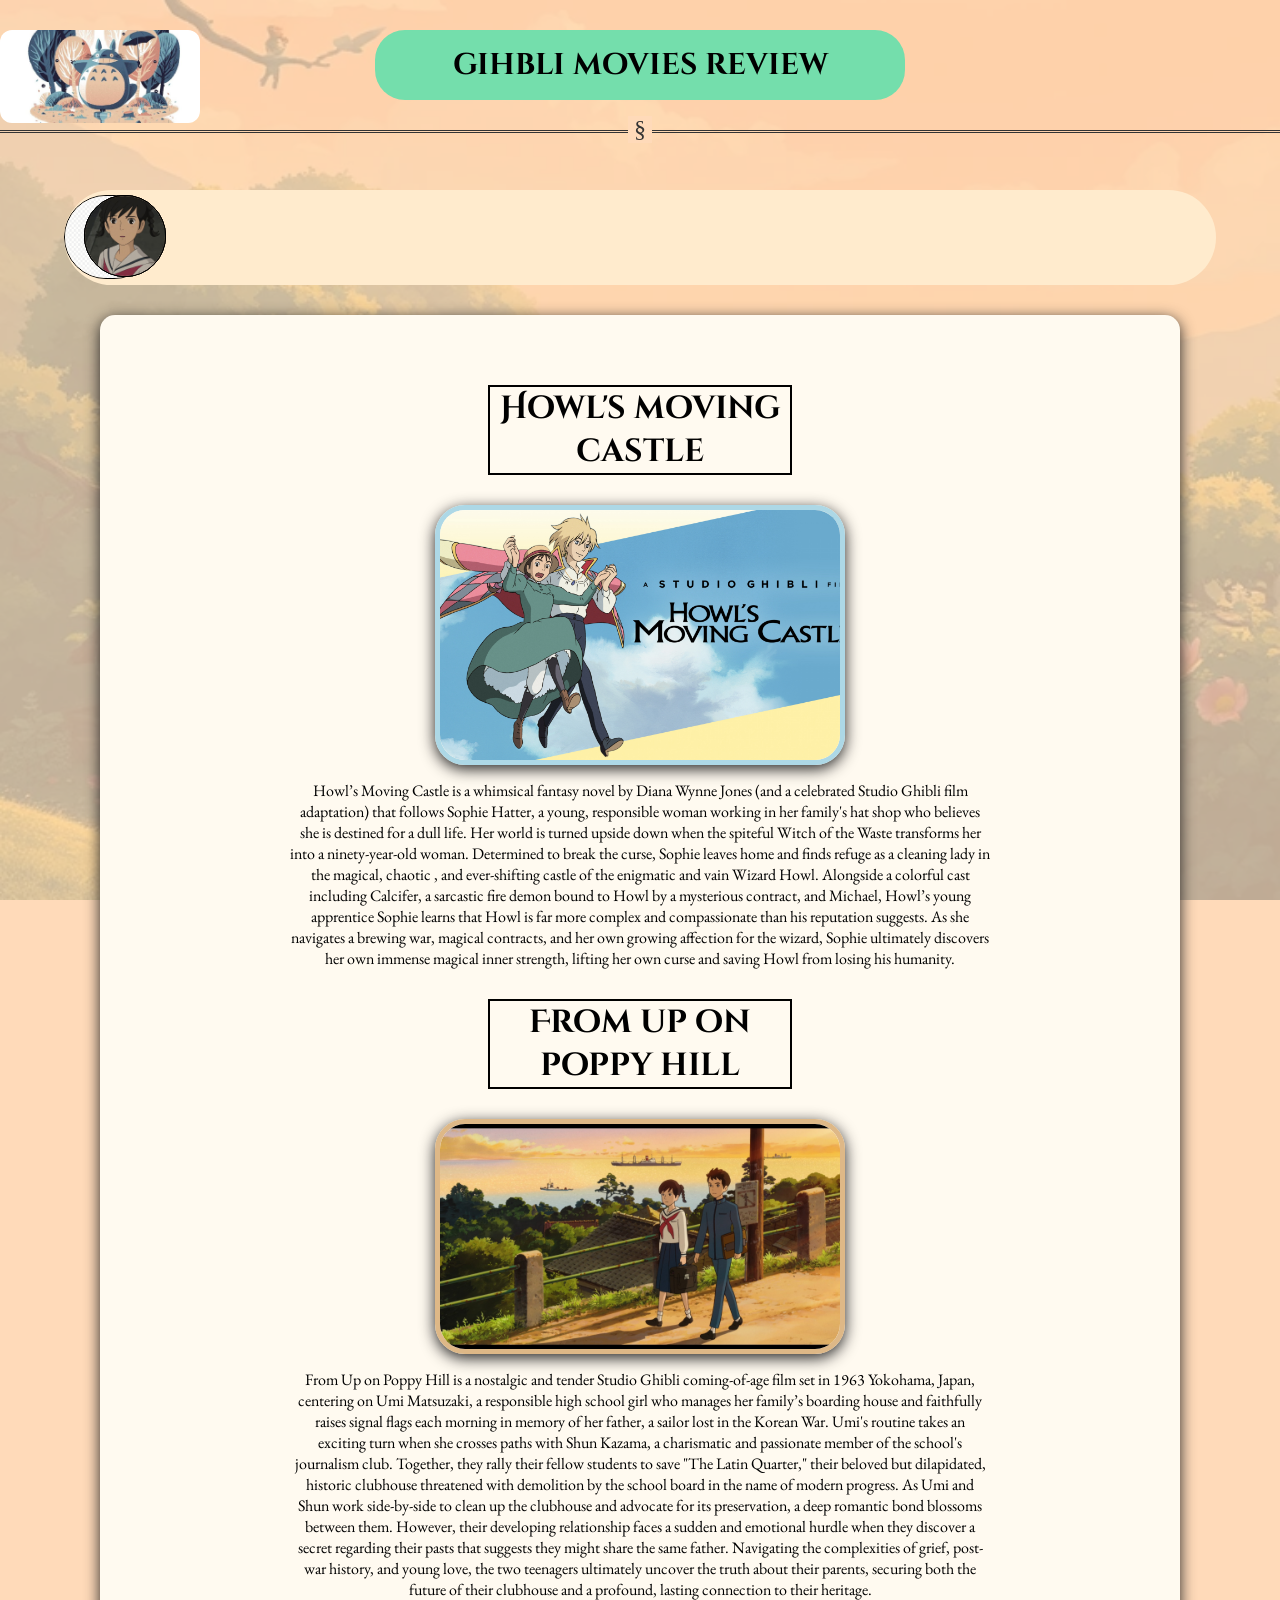
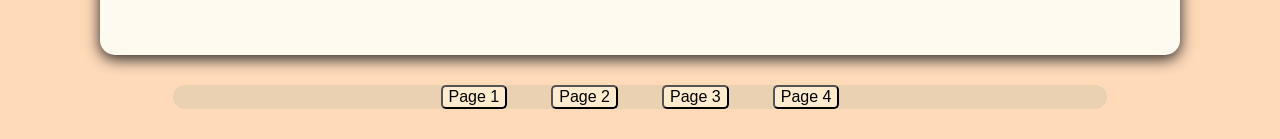
<file: index.html>
<!DOCTYPE>

<html>


<head>
    <link rel="stylesheet" href="myst.css">
<title >gibli library </title>
<link rel="preconnect" href="https://fonts.googleapis.com">
    <link rel="preconnect" href="https://fonts.gstatic.com" crossorigin>
    <link href="https://fonts.googleapis.com/css2?family=Cinzel+Decorative&family=EB+Garamond:ital,wght@0,400..700;1,400..700&display=swap" rel="stylesheet">
</head>


<body>
    <div class="logo">
    <img src="pictures/logos.jpg" width="400px" alt="this is a logo of gibli studio">
    </div>
    
    <div id="header_title">
<header >

<h1> gihbli movies review </h1>


</header>
</div>

<hr>


<div class="image_animation">
    <a href="giblipg2.html">
    <img src="pictures/cute.jpg" class="cute_animation" alt="a small pic of todora">
    </a>
    <a href="index.html">
    <img src="pictures/howlimage.jpg" class="cute_animation_chart1" alt="a small pic of howl">
    </a>
    <a href="giblipg2.html">
    <img src="pictures/poimage.jpg" class="cute_animation_chart2" alt="a small pic of ponyo">
    </a>
     <a href="giblipg4.html">
    <img src="pictures/rosso.jpg" class="cute_animation_chart3" alt="a small pic of porco rossa">
    </a>
     <a href="index.html">
    <img src="pictures/poooo.jpg" class="cute_animation_chart4" alt="a small pic of poppy hill charecter">
   </a>



</div>
<div class="page_container">
<main>

<div class="first_movie">

    <h1>Howl's moving castle</h1>

    <img src="pictures/howl_moving_caslte_pic.jpg" width="300" alt="this is a picture of howl moving caslte promo cover">

    <p>Howl’s Moving Castle is a whimsical fantasy novel by Diana Wynne
        Jones (and a celebrated Studio Ghibli film adaptation) that follows
        Sophie Hatter, a young, responsible woman working in her family's 
        hat shop who believes she is destined for a dull life. Her world is 
        turned upside down when the spiteful Witch of the Waste transforms her
        into a ninety-year-old woman. Determined to break the curse, Sophie 
        leaves home and finds refuge as a cleaning lady in the magical, chaotic
        , and ever-shifting castle of the enigmatic and vain Wizard Howl. Alongside 
        a colorful cast including Calcifer, a sarcastic fire demon bound to Howl by 
        a mysterious contract, and Michael, Howl’s young apprentice Sophie learns that Howl is far
        more complex and compassionate than his reputation suggests. As she navigates a brewing war,
        magical contracts, and her own growing affection for the wizard, Sophie ultimately discovers
        her own immense magical inner strength, lifting her own curse and saving Howl from losing his humanity.</p>


</div>

<div class="first_movie">

    <h1>From up on poppy hill</h1>

    <img id="second" src="pictures/upfrompoppy.jpg" width="300" alt="this is a picture of up from poppys hill cover">

    <p>From Up on Poppy Hill is a nostalgic and tender Studio Ghibli coming-of-age film set in 1963 Yokohama, Japan,
     centering on Umi Matsuzaki, a responsible high school girl who manages her family’s boarding house and faithfully 
     raises signal flags each morning in memory of her father, a sailor lost in the Korean War. Umi's routine takes an 
     exciting turn when she crosses paths with Shun Kazama, a charismatic and passionate member of the school's journalism club.
     Together, they rally their fellow students to save "The Latin Quarter," their beloved but dilapidated, historic clubhouse 
     threatened with demolition by the school board in the name of modern progress. As Umi and Shun work side-by-side to clean up
     the clubhouse and advocate for its preservation, a deep romantic bond blossoms between them. However, their developing relationship
     faces a sudden and emotional hurdle when they discover a secret regarding their pasts that suggests they might share the same father.
     Navigating the complexities of grief, post-war history, and young love, the two teenagers ultimately uncover the truth about their
     parents, securing both the future of their clubhouse and a profound, lasting connection to their heritage.</p>


</div>


</main>




</div>
<footer>
    <div id="buttons">

  <a href="index.html">
<button id="pg1">Page 1</button>
</a>
<a href="giblipg2.html">
<button id="pg2">Page 2</button>
</a>
<a href="giblipg3.html">
<button id="pg3">Page 3</button>
</a>
<a href="giblipg4.html">
<button id="pg4">Page 4</button>
</a>
    </div>

</footer>


</body>

</html>
</file>
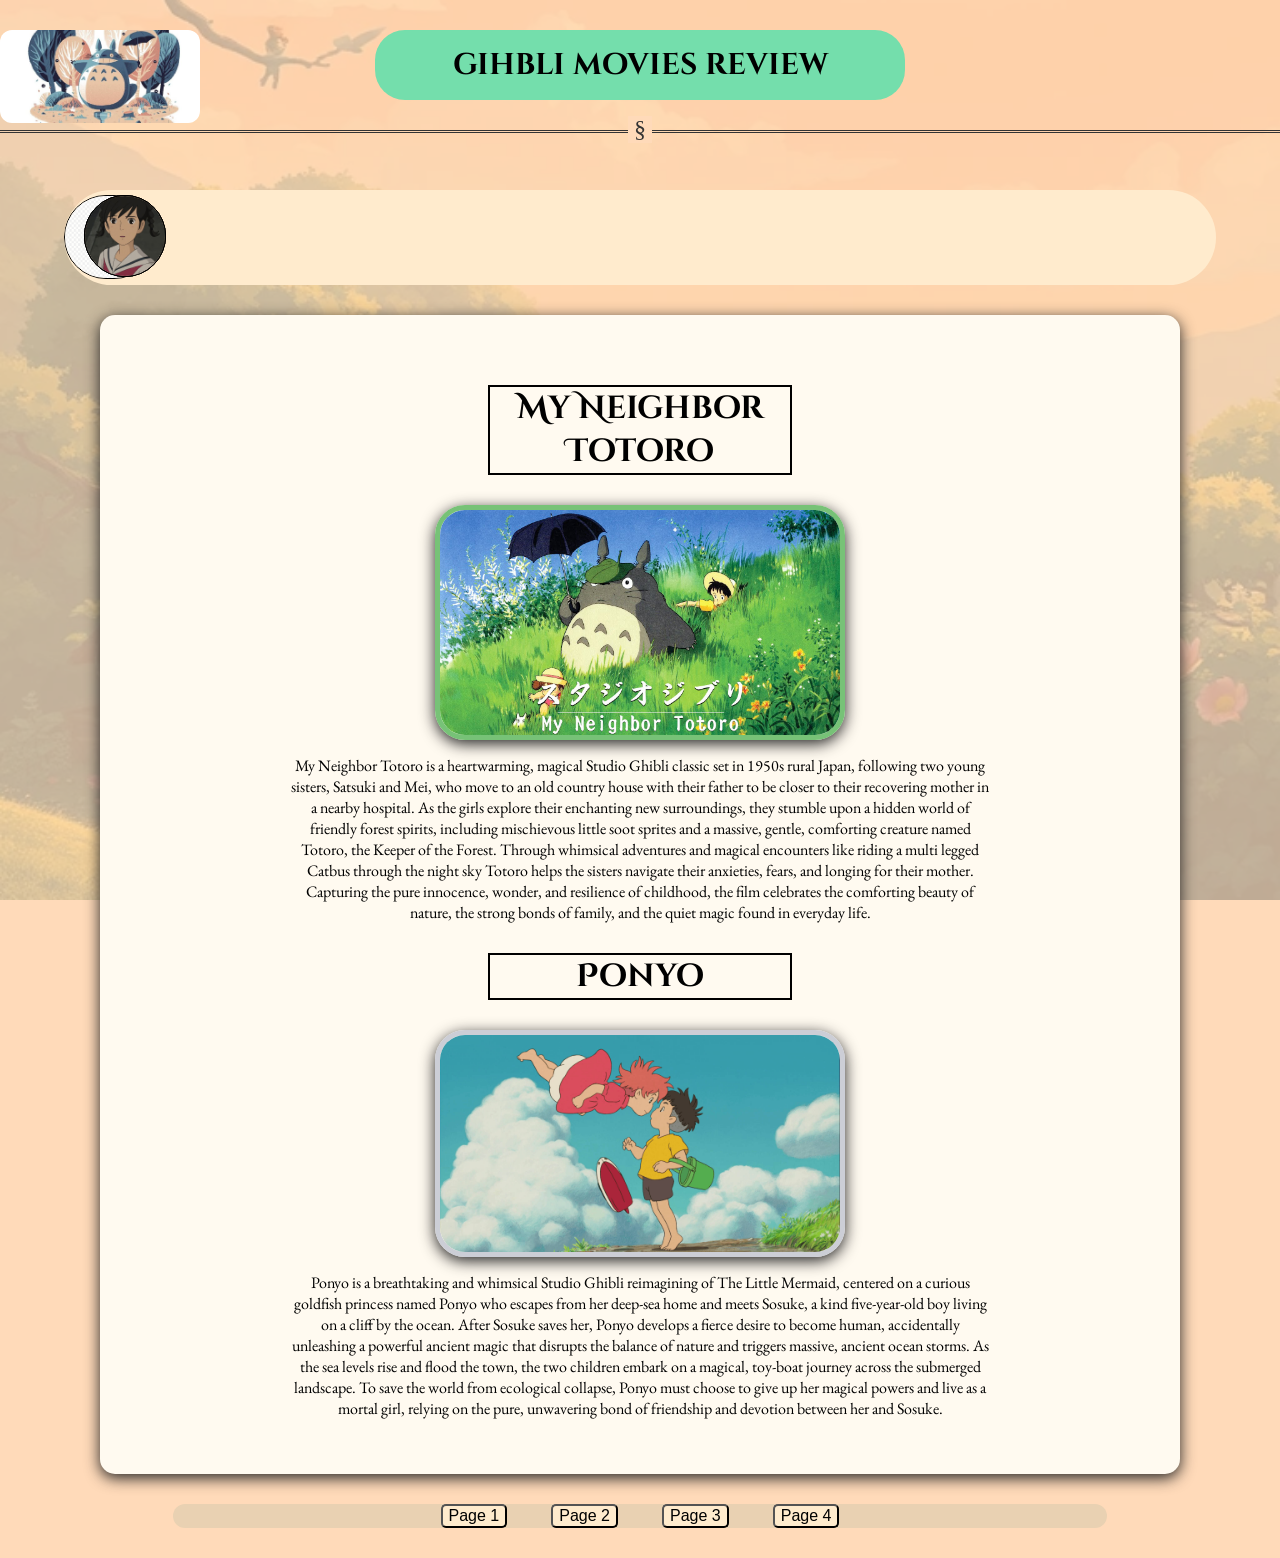
<file: giblipg2.html>
<!DOCTYPE>

<html>


<head>
    <link rel="stylesheet" href="myst.css">
<title >gibli library </title>
<link rel="preconnect" href="https://fonts.googleapis.com">
    <link rel="preconnect" href="https://fonts.gstatic.com" crossorigin>
    <link href="https://fonts.googleapis.com/css2?family=Cinzel+Decorative&family=EB+Garamond:ital,wght@0,400..700;1,400..700&display=swap" rel="stylesheet">
</head>


<body>
    <div class="logo">
    <img src="pictures/logos.jpg" width="400px" alt="this is a logo of gibli studio">
    </div>
    
    <div id="header_title">
<header >

<h1> gihbli movies review </h1>


</header>
</div>

<hr>



<div class="image_animation">
     <a href="giblipg2.html">
    <img src="pictures/cute.jpg" class="cute_animation" alt="a small pic of todora">
    </a>
    <a href="index.html">
    <img src="pictures/howlimage.jpg" class="cute_animation_chart1" alt="a small pic of howl">
    </a>
    <a href="giblipg2.html">
    <img src="pictures/poimage.jpg" class="cute_animation_chart2" alt="a small pic of ponyo">
    </a>
     <a href="giblipg4.html">
    <img src="pictures/rosso.jpg" class="cute_animation_chart3" alt="a small pic of porco rossa">
    </a>
     <a href="index.html">
    <img src="pictures/poooo.jpg" class="cute_animation_chart4" alt="a small pic of poppy hill charecter">
   </a>

  



</div>




<div class="page_container">
<main>

<div class="first_movie" >

    <h1>My Neighbor Totoro</h1>

    <img id="thirdmovie" src="pictures/todora.jpg" width="300" alt="this is a picture of my neighbor totoro cover">

    <p>My Neighbor Totoro is a heartwarming, magical Studio Ghibli classic set in 1950s rural Japan, following 
       two young sisters, Satsuki and Mei, who move to an old country house with their father to be closer to 
       their recovering mother in a nearby hospital. As the girls explore their enchanting new surroundings, 
       they stumble upon a hidden world of friendly forest spirits, including mischievous little soot sprites and 
       a massive, gentle, comforting creature named Totoro, the Keeper of the Forest. Through whimsical adventures 
       and magical encounters like riding a multi legged Catbus through the night sky Totoro helps the sisters 
       navigate their anxieties, fears, and longing for their mother. Capturing the pure innocence, wonder, 
       and resilience of childhood, the film celebrates the comforting beauty of nature, the strong bonds of 
       family, and the quiet magic found in everyday life.</p>


</div>

<div class="first_movie">

    <h1>Ponyo</h1>

    <img id="fourthmovie" src="pictures/ponoyo.jpg" width="300" alt="this is a picture of up from poppys hill cover">

    <p>Ponyo is a breathtaking and whimsical Studio Ghibli reimagining of The Little Mermaid, 
       centered on a curious goldfish princess named Ponyo who escapes from her deep-sea home 
       and meets Sosuke, a kind five-year-old boy living on a cliff by the ocean. After Sosuke 
       saves her, Ponyo develops a fierce desire to become human, accidentally unleashing a 
       powerful ancient magic that disrupts the balance of nature and triggers massive, ancient 
       ocean storms. As the sea levels rise and flood the town, the two children embark on a 
       magical, toy-boat journey across the submerged landscape. To save the world from ecological 
       collapse, Ponyo must choose to give up her magical powers and live as a mortal girl, 
       relying on the pure, unwavering bond of friendship and devotion between her and Sosuke.</p>


</div>


</main>




</div>
<footer>
    <div id="buttons">

  <a href="index.html">
<button id="pg1">Page 1</button>
</a>
<a href="giblipg2.html">
<button id="pg2">Page 2</button>
</a>
<a href="giblipg3.html">
<button id="pg3">Page 3</button>
</a>
<a href="giblipg4.html">
<button id="pg4">Page 4</button>
</a>
    </div>

</footer>


</body>

</html>
</file>
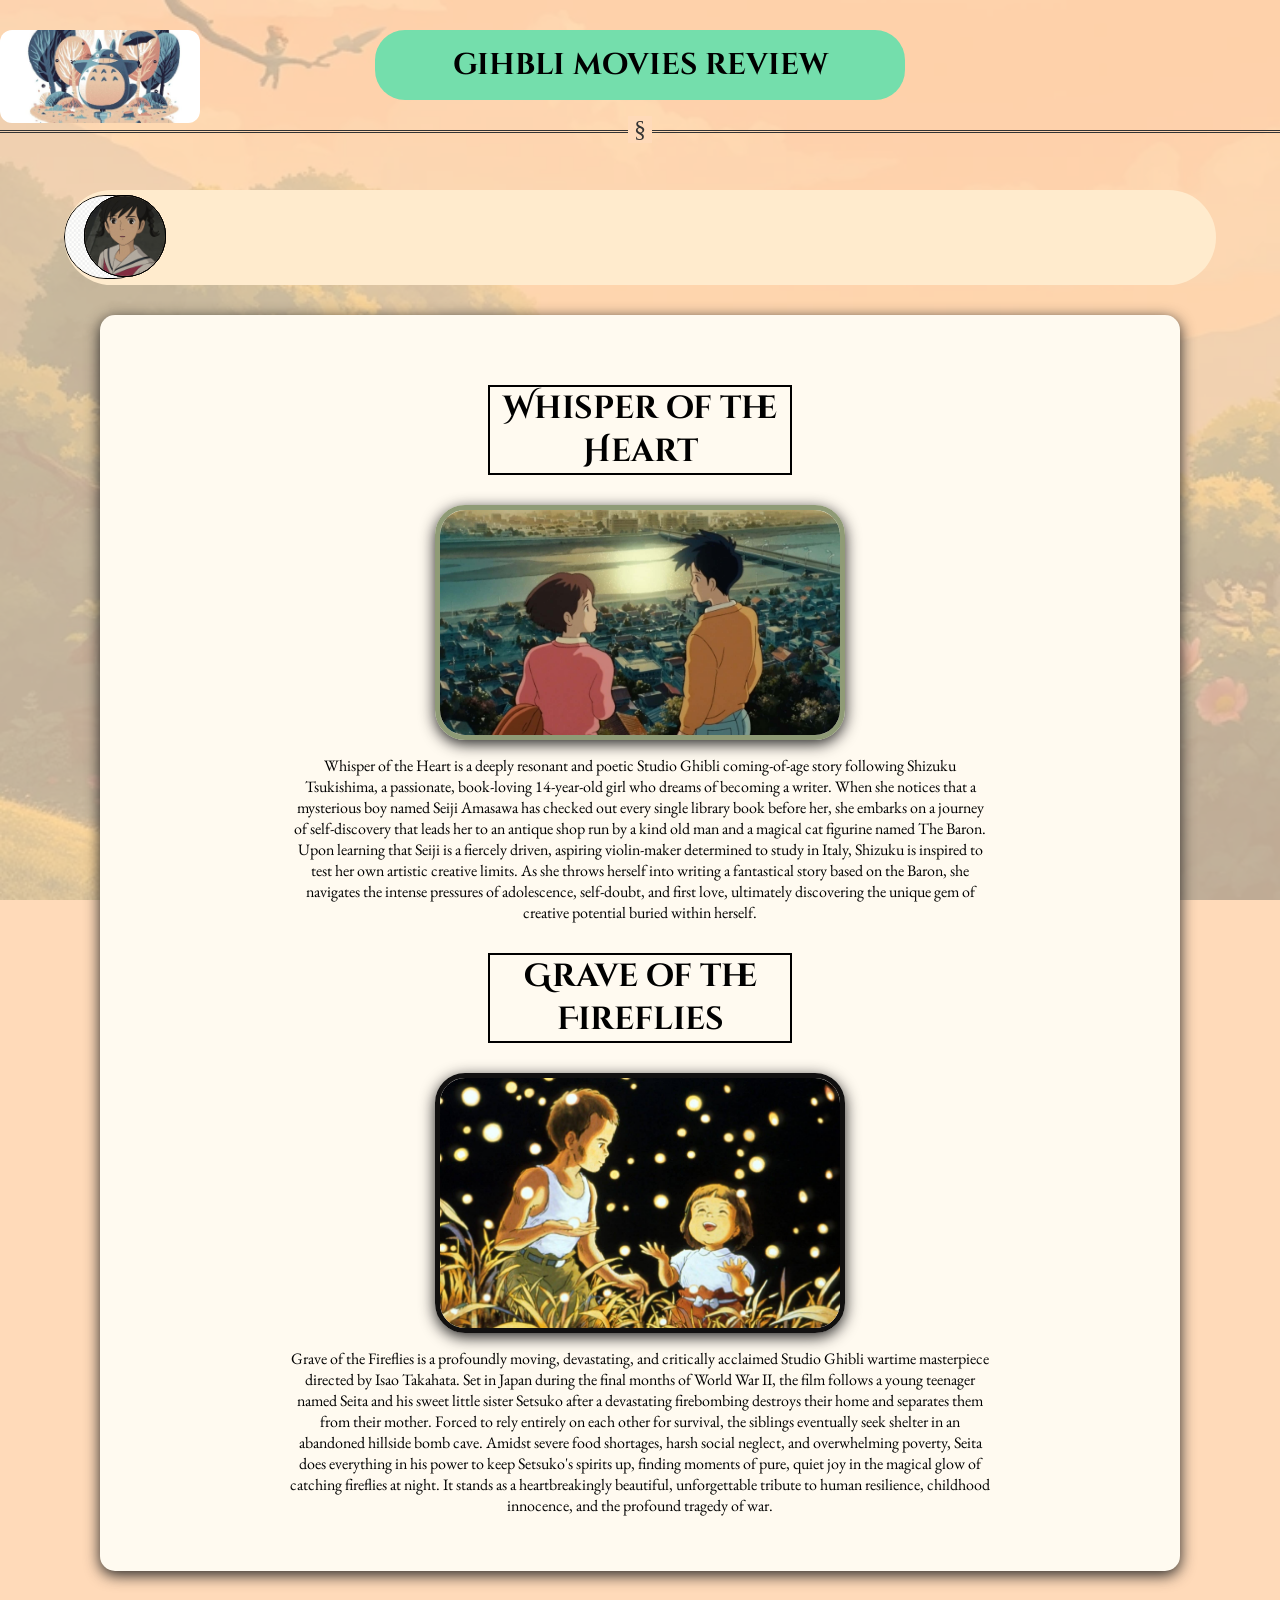
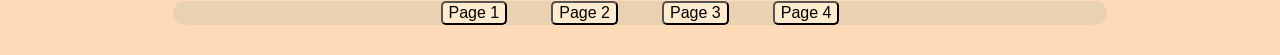
<file: giblipg3.html>
<!DOCTYPE>

<html>


<head>
    <link rel="stylesheet" href="myst.css">
<title >gibli library </title>
<link rel="preconnect" href="https://fonts.googleapis.com">
    <link rel="preconnect" href="https://fonts.gstatic.com" crossorigin>
    <link href="https://fonts.googleapis.com/css2?family=Cinzel+Decorative&family=EB+Garamond:ital,wght@0,400..700;1,400..700&display=swap" rel="stylesheet">
</head>


<body>
    <div class="logo">
    <img src="pictures/logos.jpg" width="400px" alt="this is a logo of gibli studio">
    </div>
    
    <div id="header_title">
<header >

<h1> gihbli movies review </h1>


</header>
</div>

<hr>





<div class="image_animation">
      <a href="giblipg2.html">
    <img src="pictures/cute.jpg" class="cute_animation" alt="a small pic of todora">
    </a>
    <a href="index.html">
    <img src="pictures/howlimage.jpg" class="cute_animation_chart1" alt="a small pic of howl">
    </a>
    <a href="giblipg2.html">
    <img src="pictures/poimage.jpg" class="cute_animation_chart2" alt="a small pic of ponyo">
    </a>
     <a href="giblipg4.html">
    <img src="pictures/rosso.jpg" class="cute_animation_chart3" alt="a small pic of porco rossa">
    </a>
     <a href="index.html">
    <img src="pictures/poooo.jpg" class="cute_animation_chart4" alt="a small pic of poppy hill charecter">
   </a>


</div>
<div class="page_container">
<main>

<div class="first_movie" >

    <h1>Whisper of the Heart</h1>

    <img id="fivthmovie" src="pictures/heart.jpg" width="300" alt="this is a picture of whisper of the heart ">

    <p>Whisper of the Heart is a deeply resonant and poetic Studio Ghibli coming-of-age story 
       following Shizuku Tsukishima, a passionate, book-loving 14-year-old girl who dreams of becoming a 
       writer. When she notices that a mysterious boy named Seiji Amasawa has checked out every single library 
       book before her, she embarks on a journey of self-discovery that leads her to an antique shop run by a 
       kind old man and a magical cat figurine named The Baron. Upon learning that Seiji is a fiercely driven, 
       aspiring violin-maker determined to study in Italy, Shizuku is inspired to test her own artistic creative limits. 
       As she throws herself into writing a fantastical story based on the Baron, she navigates the intense 
       pressures of adolescence, self-doubt, and first love, ultimately discovering the unique gem of creative potential 
       buried within herself.</p>


</div>

<div class="first_movie">

    <h1>Grave of the Fireflies</h1>

    <img id="sixthmovie" src="pictures/grave.jpeg" width="300" alt="this is a picture of grave of the firefly">

    <p>Grave of the Fireflies is a profoundly moving, devastating, and critically acclaimed 
       Studio Ghibli wartime masterpiece directed by Isao Takahata. Set in Japan during the final 
       months of World War II, the film follows a young teenager named Seita and his sweet little sister 
       Setsuko after a devastating firebombing destroys their home and separates them from their mother. 
       Forced to rely entirely on each other for survival, the siblings eventually seek shelter in an abandoned 
       hillside bomb cave. Amidst severe food shortages, harsh social neglect, and overwhelming poverty, 
       Seita does everything in his power to keep Setsuko's spirits up, finding moments of pure, quiet joy 
       in the magical glow of catching fireflies at night. It stands as a heartbreakingly beautiful, unforgettable 
       tribute to human resilience, childhood innocence, and the profound tragedy of war.</p>


</div>


</main>




</div>
<footer>
    <div id="buttons">

  <a href="index.html">
<button id="pg1">Page 1</button>
</a>
<a href="giblipg2.html">
<button id="pg2">Page 2</button>
</a>
<a href="giblipg3.html">
<button id="pg3">Page 3</button>
</a>
<a href="giblipg4.html">
<button id="pg4">Page 4</button>
</a>
    </div>

</footer>


</body>

</html>
</file>
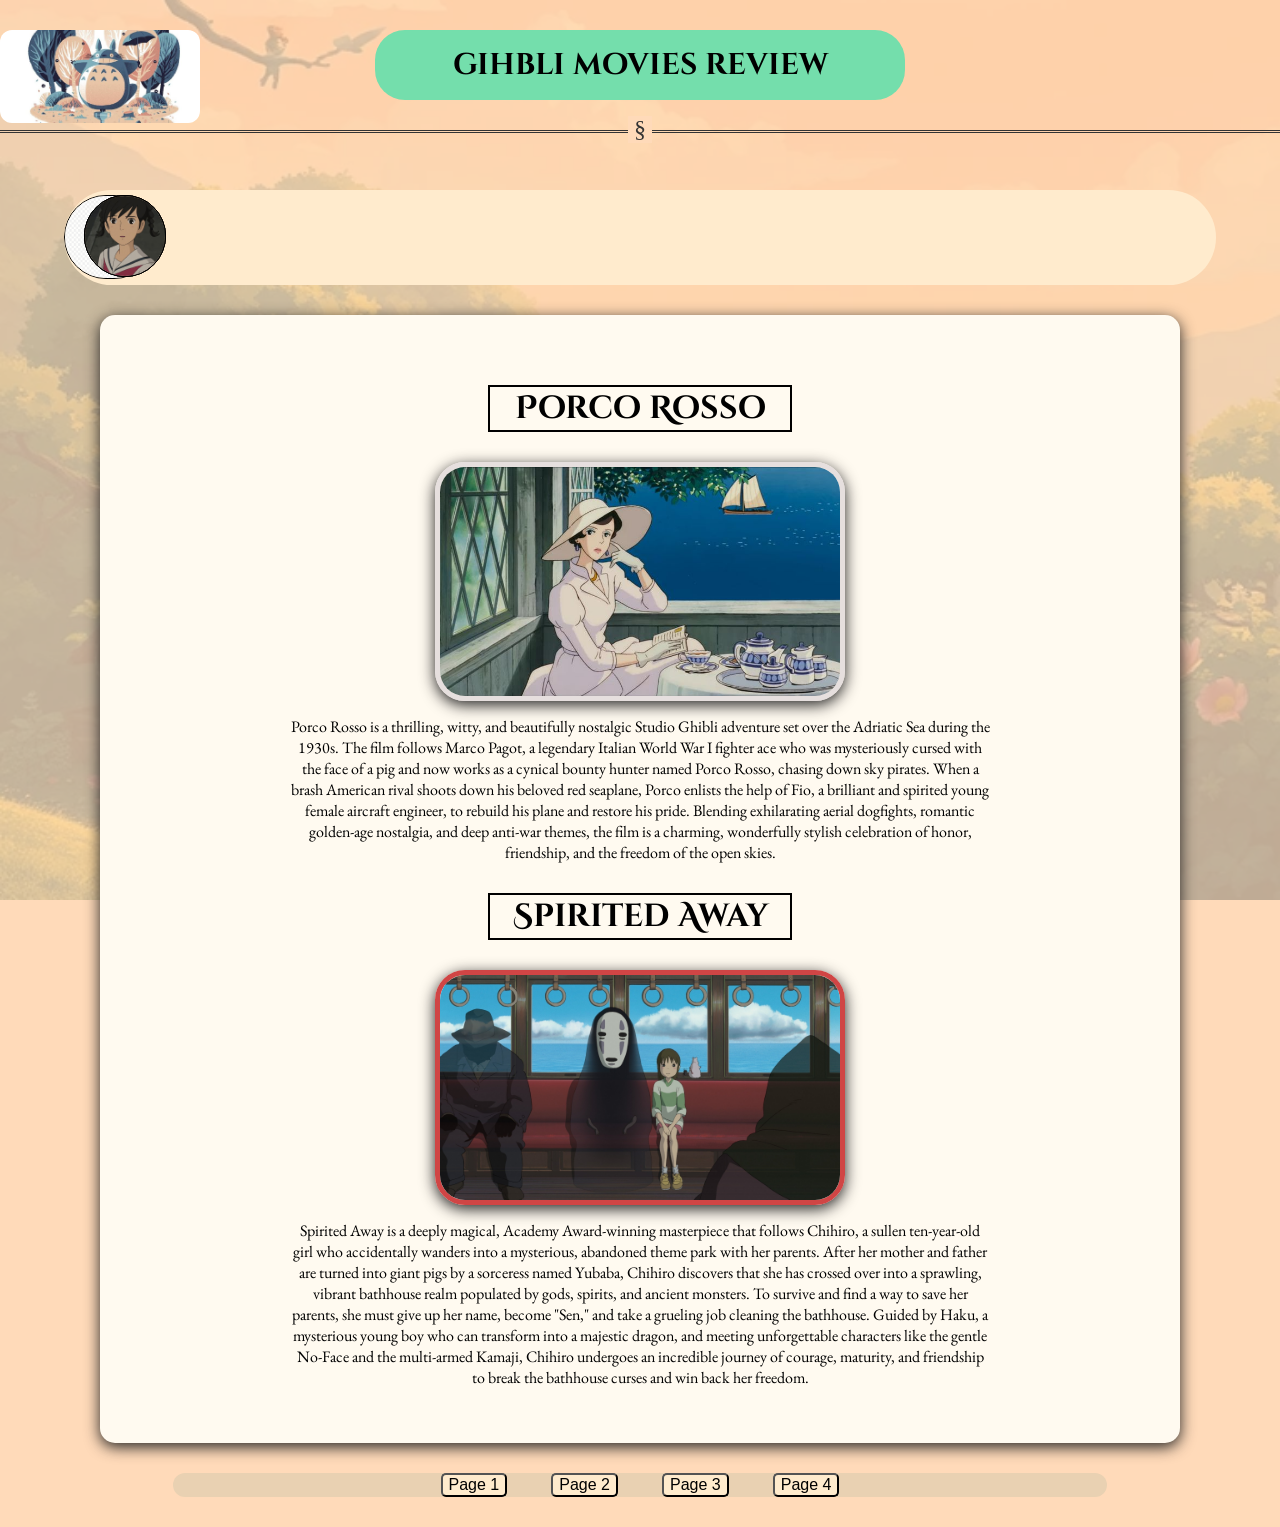
<file: giblipg4.html>
<!DOCTYPE>

<html>


<head>
    <link rel="stylesheet" href="myst.css">
<title >gibli library </title>
<link rel="preconnect" href="https://fonts.googleapis.com">
    <link rel="preconnect" href="https://fonts.gstatic.com" crossorigin>
    <link href="https://fonts.googleapis.com/css2?family=Cinzel+Decorative&family=EB+Garamond:ital,wght@0,400..700;1,400..700&display=swap" rel="stylesheet">
</head>


<body>
    <div class="logo">
    <img src="pictures/logos.jpg" width="400px" alt="this is a logo of gibli studio">
    </div>
     

    <div id="header_title">
<header >

<h1> gihbli movies review </h1>


</header>
</div>

<hr>



<div class="image_animation">
      <a href="giblipg2.html">
    <img src="pictures/cute.jpg" class="cute_animation" alt="a small pic of todora">
    </a>
    <a href="index.html">
    <img src="pictures/howlimage.jpg" class="cute_animation_chart1" alt="a small pic of howl">
    </a>
    <a href="giblipg2.html">
    <img src="pictures/poimage.jpg" class="cute_animation_chart2" alt="a small pic of ponyo">
    </a>
     <a href="giblipg4.html">
    <img src="pictures/rosso.jpg" class="cute_animation_chart3" alt="a small pic of porco rossa">
    </a>
     <a href="index.html">
    <img src="pictures/poooo.jpg" class="cute_animation_chart4" alt="a small pic of poppy hill charecter">
   </a>


</div>
<div class="page_container">
<main>

<div class="first_movie" >

    <h1>Porco Rosso</h1>

    <img id="seventhmovie" src="pictures/porco.jpg" width="300" alt="this is a picture of porco rosso">

    <p>Porco Rosso is a thrilling, witty, and beautifully nostalgic Studio Ghibli adventure set 
       over the Adriatic Sea during the 1930s. The film follows Marco Pagot, a legendary Italian World War I 
       fighter ace who was mysteriously cursed with the face of a pig and now works as a cynical bounty hunter 
       named Porco Rosso, chasing down sky pirates. When a brash American rival shoots down his beloved red 
       seaplane, Porco enlists the help of Fio, a brilliant and spirited young female aircraft engineer, 
       to rebuild his plane and restore his pride. Blending exhilarating aerial dogfights, romantic golden-age 
       nostalgia, and deep anti-war themes, the film is a charming, wonderfully stylish celebration of honor, 
       friendship, and the freedom of the open skies.</p>


</div>

<div class="first_movie">

    <h1>Spirited Away</h1>

    <img id="eighthmovie" src="pictures/away.jpg" width="300" alt="this is a picture of spirited away ">

    <p>Spirited Away is a deeply magical, Academy Award-winning masterpiece that follows 
       Chihiro, a sullen ten-year-old girl who accidentally wanders into a mysterious, abandoned 
       theme park with her parents. After her mother and father are turned into giant pigs by a 
       sorceress named Yubaba, Chihiro discovers that she has crossed over into a sprawling, vibrant 
       bathhouse realm populated by gods, spirits, and ancient monsters. To survive and find a way 
       to save her parents, she must give up her name, become "Sen," and take a grueling job cleaning 
       the bathhouse. Guided by Haku, a mysterious young boy who can transform into a majestic dragon, 
       and meeting unforgettable characters like the gentle No-Face and the multi-armed Kamaji, Chihiro 
       undergoes an incredible journey of courage, maturity, and friendship to break the bathhouse 
       curses and win back her freedom.</p>


</div>


</main>




</div>
<footer>
    <div id="buttons">

  <a href="index.html">
<button id="pg1">Page 1</button>
</a>
<a href="giblipg2.html">
<button id="pg2">Page 2</button>
</a>
<a href="giblipg3.html">
<button id="pg3">Page 3</button>
</a>
<a href="giblipg4.html">
<button id="pg4">Page 4</button>
</a>
    </div>

</footer>


</body>

</html>
</file>
<file: myst.css>
header{
    text-align: center;
    width:100%;
    display: block;
}

#header_title{

    
    background-color: rgb(116, 222, 172);
    margin: 0 auto;
    font-size: 15px;
   
    border-radius: 30px;
    padding: 15px;
    margin:30px auto;
    width:500px;
  
font-family: 'Cinzel Decorative', serif;

   
}

#header_title h1 {
    margin: 0;
    padding: 0;
}

hr {
    overflow: visible; /* For IE */
    padding: 0;
    border: none;
    border-top: medium double #333;
    color: #333;
    text-align: center;   
    margin-top: 10px;  
}

hr::after{

    content: "§";
    display: inline-block;
    position: relative;
    top: -0.7em;
    font-size: 1.5em;
    padding: 0 0.25em;
    background: peachpuff;
}

.first_movie h1{
font-family: 'Cinzel Decorative', serif;
border: 2px solid black;
width: 30%;
margin: 30px auto;




}

.first_movie img{
    border-radius: 30px;
    border: 5px solid lightblue;
    width:400px;

    box-shadow: 0 4px 15px rgb(36, 35, 35);



}
.first_movie img#second {
    border: 5px solid burlywood;
    
}


.first_movie p{
    font-size: medium;
    font-family: 'EB Garamond', serif;
    width:70%;
    margin: 15px auto;

}

.first_movie img#thirdmovie{

border: 5px solid rgb(119, 194, 119);
}


.first_movie img#fourthmovie{

border: 5px solid rgb(204, 206, 214);
}

.first_movie img#fivthmovie{

border: 5px solid rgb(143, 155, 118);
}

.first_movie img#sixthmovie{

border: 5px solid rgb(17, 16, 16);
}

.first_movie img#seventhmovie{

border: 5px solid rgba(228, 221, 221, 0.921);
}

.first_movie img#eighthmovie{

border: 5px solid rgb(208, 69, 69);
}

body{
    background-color: peachpuff;
    margin: 0;
    min-height: 100vh;
    position: relative;
}


#buttons{

    

    text-align: center;

}
#buttons button{

    background-color: blanchedalmond;
    font-size: medium;
    border-radius: 5px;

margin: 0 20px;


}

main{
    text-align: center;
}

.page_container {

    max-width: 1000px;
    background-color: #fffaf0;
   margin: 0 auto;
   padding:40px;
   border-radius: 15px;
   box-shadow: 0 4px 15px rgb(36, 35, 35);
   
}      

footer{
margin: 20px;
}

#buttons a{

    text-decoration: none;
}

.first_movie img:hover {

    width:425px;
    box-shadow: none;


}


#buttons button:hover{

background-color: rgb(154, 135, 110);
font-size: large;
box-shadow: 10px 5px 10px black;
}

.logo img{
    border-radius: 12px;
    width:200px;
    float: left;
    margin-top: 0px;
    margin-left: 0px;
      margin-bottom: 10px;
  


}

footer{

    background-color: rgb(233, 209, 178);
    border-radius: 20px;
    width:73%;
    margin: 30px auto;
}
.image_animation{
    width: 90%;
    background-color: blanchedalmond;
    border-radius: 250px;
    margin-bottom: 30px;
    position:relative;
    height:95px;
    margin:30px auto;
    overflow: hidden;
    

}


.cute_animation{
    width: 90px;
    background-color: blanchedalmond;
    border-radius: 2250px;
    border: 1px solid black;
    animation: slides;
    animation-iteration-count: infinite;
    animation-duration: 14s;
    height: 82px;
    position: absolute;
    top:5px;
    animation-timing-function: linear;
  

}

.cute_animation_chart1{
    width: 80px;
    background-color: blanchedalmond;
    border-radius: 2250px;
    border: 1px solid black;
    animation: love;
    animation-iteration-count: infinite;
    animation-duration: 14s;
    animation-delay: 3s;
    margin-left: 20px;
    position: absolute;
    top:5px;
    animation-timing-function: linear;
  
 
}
.cute_animation_chart2{
    width: 80px;
    background-color: blanchedalmond;
    border-radius: 2250px;
    border: 1px solid black;
    animation: love;
    animation-iteration-count: infinite;
    animation-duration: 14s;
    animation-delay: 3s;
    margin-left: 20px;
    position: absolute;
    top:5px;
    animation-timing-function: linear;
    animation-delay: 6s;
 
}

.cute_animation_chart3{
    width: 80px;
    background-color: blanchedalmond;
    border-radius: 2250px;
    border: 1px solid black;
    animation: love;
    animation-iteration-count: infinite;
    animation-duration: 14s;
    animation-delay: 3s;
    margin-left: 20px;
    position: absolute;
    top:5px;
    animation-timing-function: linear;
    animation-delay: 9s;
 
}
.cute_animation_chart4{
    width: 80px;
    background-color: blanchedalmond;
    border-radius: 2250px;
    border: 1px solid black;
    animation: love;
    animation-iteration-count: infinite;
    animation-duration: 14s;
    animation-delay: 3s;
    margin-left: 20px;
    position: absolute;
    top:5px;
    animation-timing-function: linear;
    animation-delay: 11.5s;
 
}
/*
.cute_animation_chart5{
    width: 80px;
    background-color: blanchedalmond;
    border-radius: 2250px;
    border: 1px solid black;
    animation: love;
    animation-iteration-count: infinite;
    animation-duration: 14s;
    animation-delay: 3s;
    margin-left: 20px;
    position: absolute;
    top:5px;
    animation-timing-function: linear;
    animation-delay: 15.5s;
    height: 80px;
 
}
*/

@keyframes slides {
    from{
        margin-left: 90%;
    }
    to{
        margin-left: 0%;
    }
}

@keyframes love {
    from{
        margin-left: 90%;
    }
    to{
        margin-left: 0%;
    }
}

body::before {
    content: "";
    position: fixed;
    top: 0;
    left: 0;
    width: 100%;
    height: 100%;
    z-index: -1;
    background-image: url('pictures/background.png'); 
    background-size: cover;
    background-position: center;
    background-repeat: no-repeat;
    opacity: 0.25; 
}
</file>
